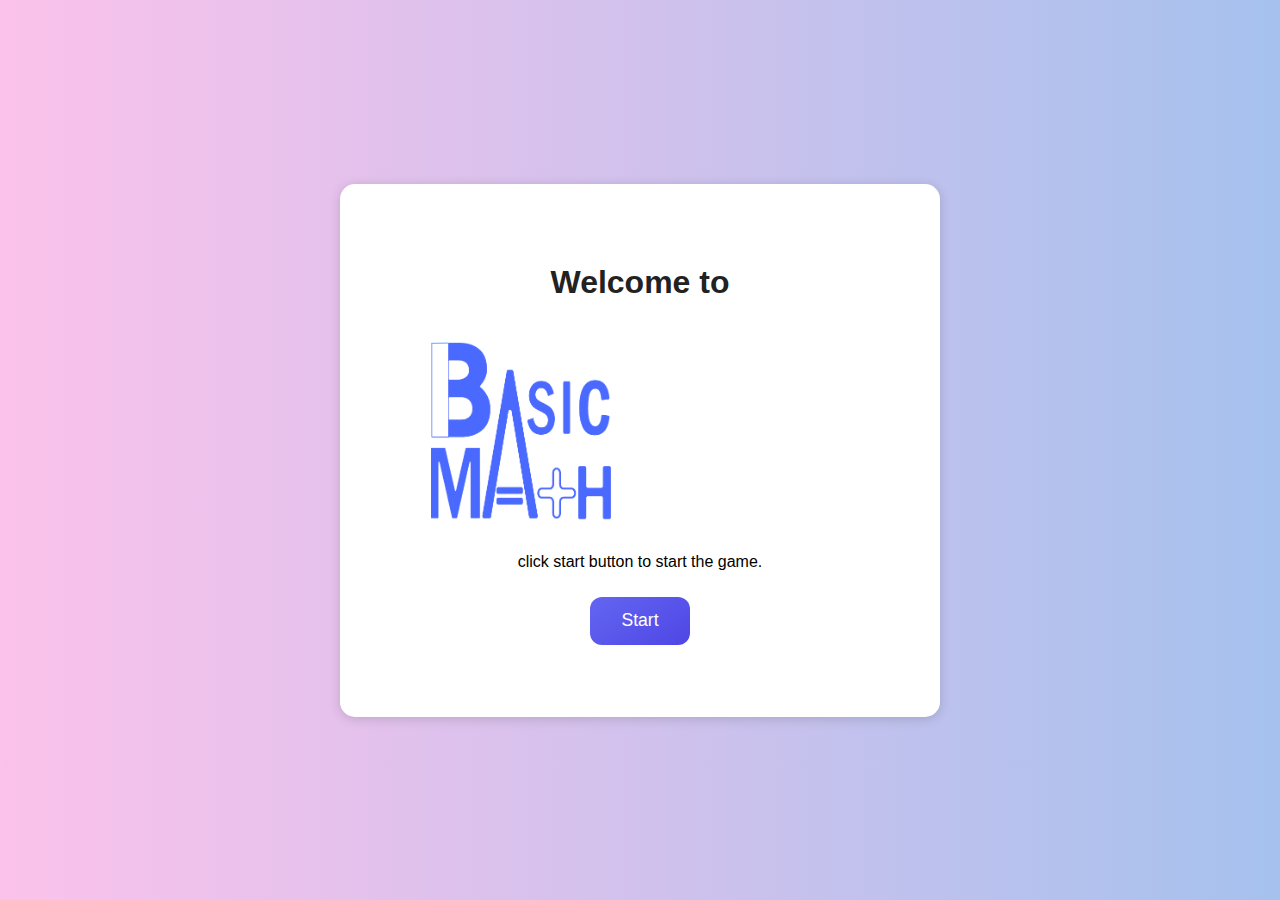
<file: index.html>
<!DOCTYPE html>
<html lang="en">
<head>
    <meta charset="UTF-8">
    <meta name="viewport" content="width=device-width, initial-scale=1.0">
    <link rel="stylesheet" href="welcome.css">
    <title>Math Game</title>
</head>
<body>
    <div class="game-container">
        <div id="welcomeScreen" class="screen">
            <div class="header">
                
                <h1>Welcome to</h1>
                <div class="logo">
                    <img src="assets/image/logogame-01.png" alt="Game Logo">
                </div>
                <p>click start button to start the game.</p>
            
            <div class="start-section">
                <button class="start-btn">
                    Start
                </button>
            </div>
        </div>
    </div>

    <script src="welcome.js"></script>
</body>
</html>
</file>
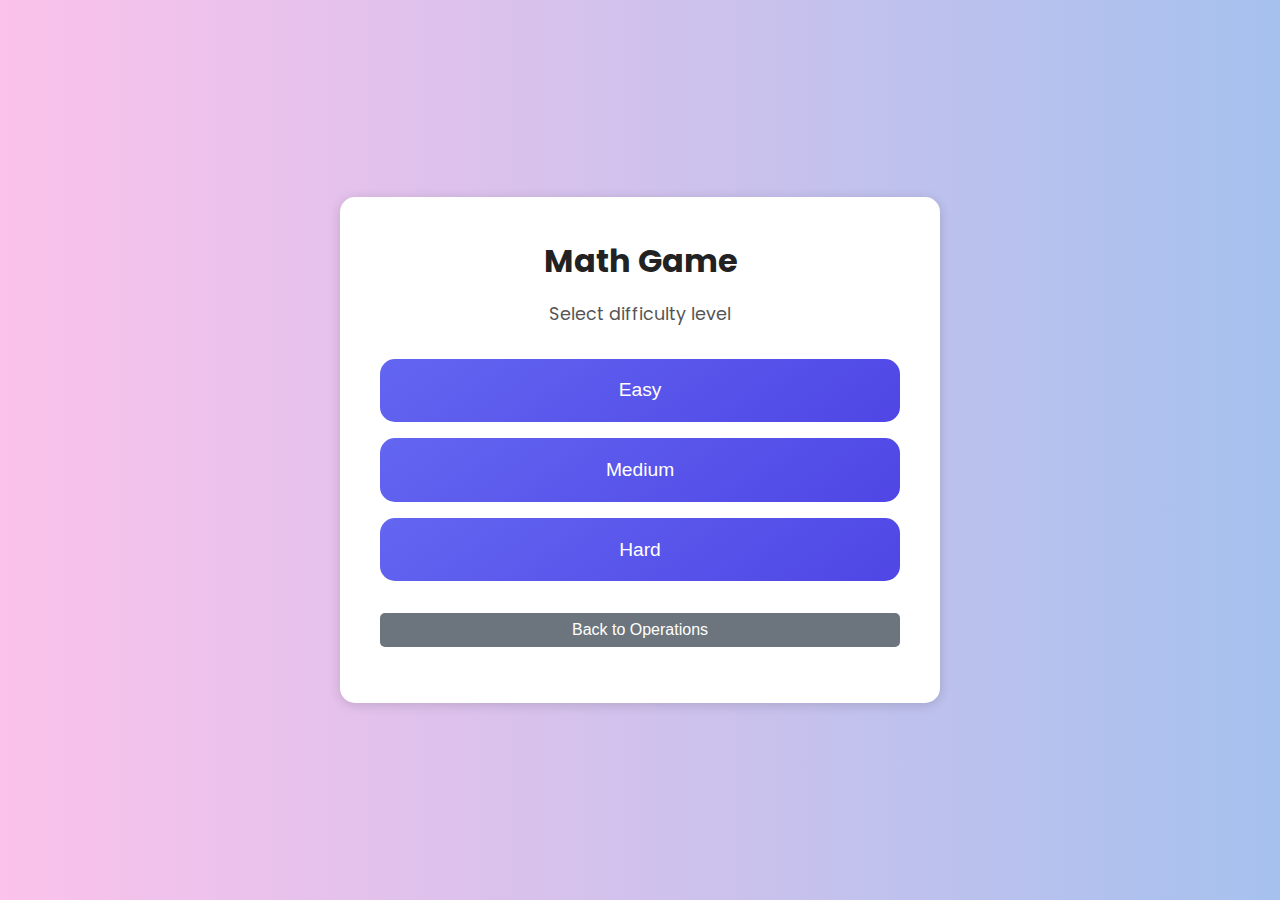
<file: difficulty.html>
<!DOCTYPE html>
<html lang="en">
<head>
    <meta charset="UTF-8">
    <meta name="viewport" content="width=device-width, initial-scale=1.0">
    <title>Math Game - Difficulty</title>
    <link href="https://fonts.googleapis.com/css2?family=Poppins:wght@400;600&display=swap" rel="stylesheet">
    <link rel="stylesheet" href="difficulty.css">
</head>
<body>
    <div class="game-container">
        <div id="difficultyScreen" class="screen">
            <div class="header">
                <h1>Math Game</h1>
                <p>Select difficulty level</p>
            </div>
            
            <div class="difficulty-selection">
                <button class="difficulty-btn" data-difficulty="easy">Easy</button>
                <button class="difficulty-btn" data-difficulty="medium">Medium</button>
                <button class="difficulty-btn" data-difficulty="hard">Hard</button>
            </div>
            
            <button id="backToOperation" class="secondary-btn">Back to Operations</button>
        </div>
    </div>
    <script src="difficulty.js"></script>
</body>
</html>
</file>
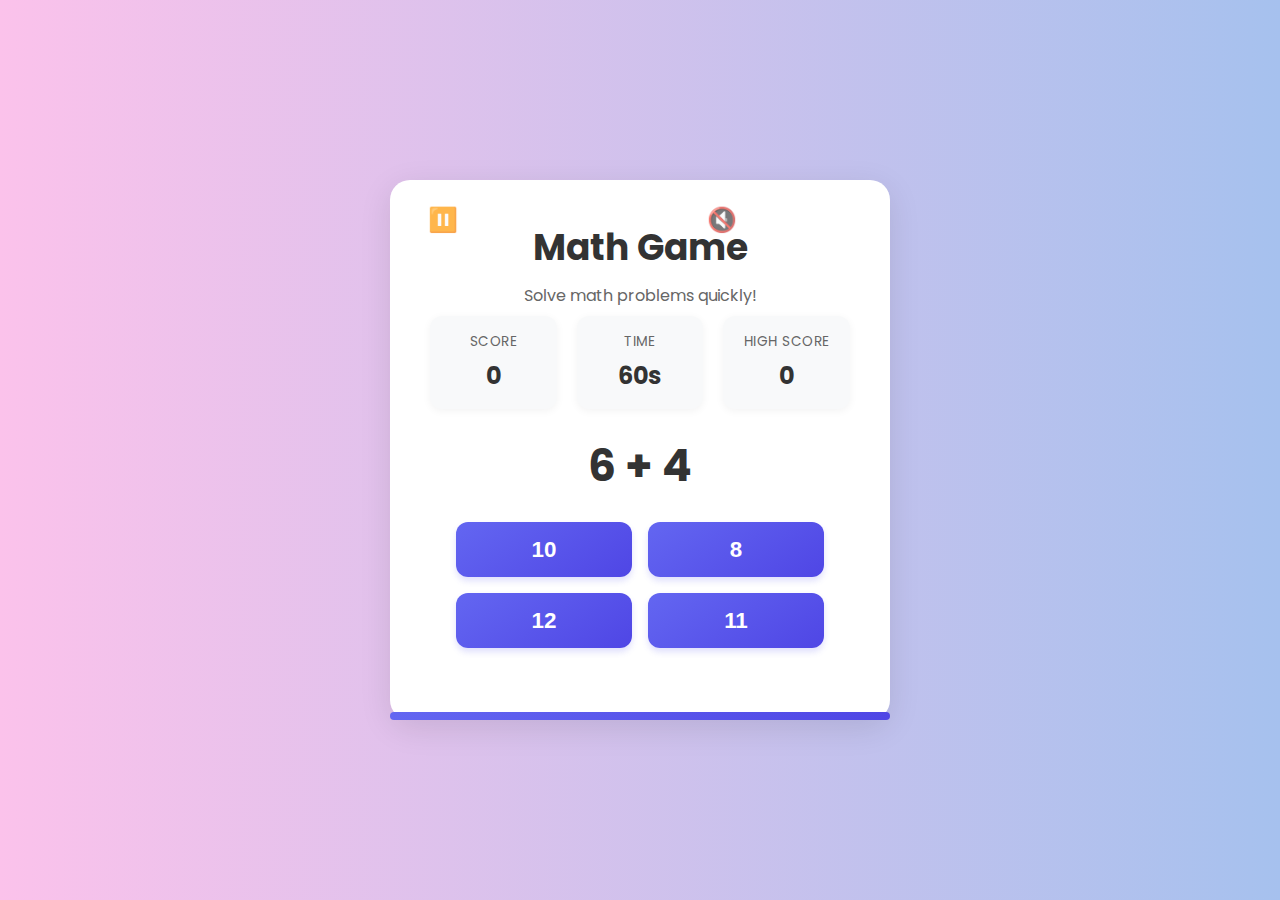
<file: gameplay.html>
<!DOCTYPE html>
<html lang="en">
<head>
    <meta charset="UTF-8">
    <meta name="viewport" content="width=device-width, initial-scale=1.0">
    <title>Math Game</title>
    <link href="https://fonts.googleapis.com/css2?family=Poppins:wght@400;600&display=swap" rel="stylesheet">
    <link rel="stylesheet" href="gameplay.css">
</head>
<body>
    <div class="game-container">
        <div id="gameScreen" class="screen">
            <div class="header">
                <h1>Math Game</h1>
                <p>Solve math problems quickly!</p>
            </div>
    
            <div class="stats">
                <div class="stat-card">
                    <div class="stat-label">Score</div>
                    <div id="score" class="stat-value">0</div>
                </div>
                <div class="stat-card">
                    <div class="stat-label">Time</div>
                    <div class="stat-value"><span id="time">60</span>s</div>
                </div>
                <div class="stat-card">
                    <div class="stat-label">High Score</div>
                    <div id="highScore" class="stat-value">0</div>
                </div>
            </div>
    
            <div class="problem-container">
                <div id="problem" class="problem"></div>
            </div>
    
            <div class="input-group">
                <div class="grid-answer-btn" id="answerbtn">
                    <button class="ansbtn">1</button>
                    <button class="ansbtn">2</button>
                    <button class="ansbtn">3</button>
                    <button class="ansbtn">4</button>
                </div>
            </div>
    
            <div class="game-controls">
                <button id="pauseBtn" class="control-btn">⏸️</button>
                <button id="soundBtn" class="control-btns">🔊</button>
            </div>
    
            <div id="message" class="message"></div>
        </div>

        <div class="progress-bar-container">
            <div id="progressBar" class="progress-bar"></div>
        </div>
    </div>
    <script src="gameplay.js"></script>
</body>
</html>
</file>
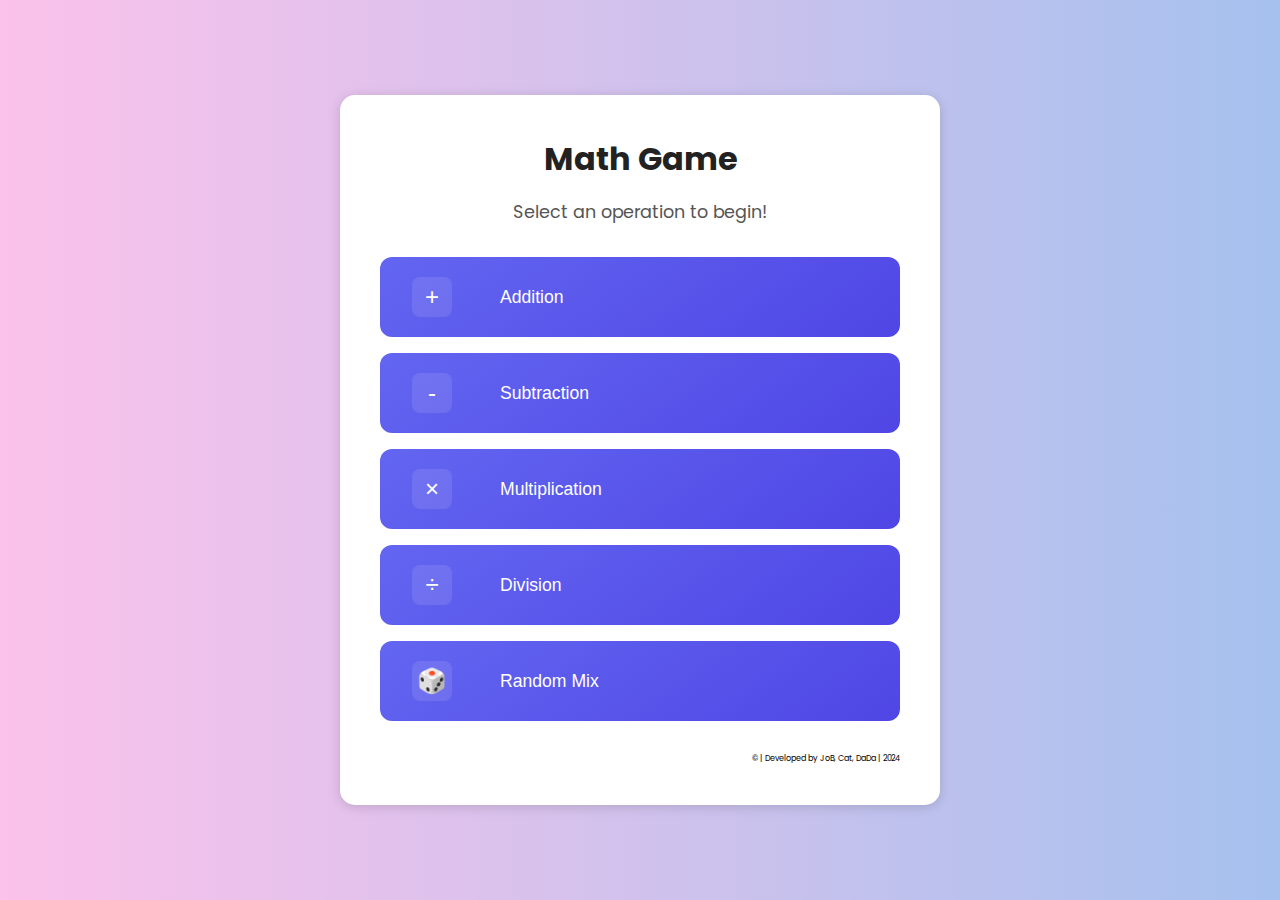
<file: operation.html>
<!DOCTYPE html>
<html lang="en">
<head>
    <meta charset="UTF-8">
    <meta name="viewport" content="width=device-width, initial-scale=1.0">
    <title>Math Game - Operations</title>
    <link href="https://fonts.googleapis.com/css2?family=Poppins:wght@400;600&display=swap" rel="stylesheet">
    <link rel="stylesheet" href="operation.css">
</head>
<body>
    <div class="game-container">
        <div id="operationScreen" class="screen">
            <div class="header">
                <h1>Math Game</h1>
                <p>Select an operation to begin!</p>
            </div>
            
            <div class="mode-selection">
                <button class="mode-btn" data-mode="addition"><span class="mode-icon">+</span>Addition</button>
                <button class="mode-btn" data-mode="subtraction"><span class="mode-icon">-</span>Subtraction</button>
                <button class="mode-btn" data-mode="multiplication"><span class="mode-icon">×</span>Multiplication</button>
                <button class="mode-btn" data-mode="division"><span class="mode-icon">÷</span>Division</button>
                <button class="mode-btn" data-mode="random"><span class="mode-icon">🎲</span>Random Mix</button>
            </div>
        </div>
        <p style="font-size: 8px; text-align: right;">&#169; | Developed by JoB, Cat, DaDa | 2024</p>
    </div>
    <script src="operation.js"></script>
</body>
</html>
</file>
<file: welcome.css>
* {
    margin: 0;
    padding: 0;
    box-sizing: border-box;
}

body {
    font-family: 'Poppins', sans-serif;
    background: linear-gradient(to right, #fbc2eb, #a6c1ee);
    min-height: 100vh;
    display: flex;
    justify-content: center;
    align-items: center;
}

.game-container {
    background-color: white;
    padding: 2.5rem;
    border-radius: 15px;
    box-shadow: 0 2px 12px rgba(0, 0, 0, 0.15);
    width: 90%;
    max-width: 600px;
}

.header {
    text-align: center;
    margin-bottom: 2rem;
}

.header h1 {
    margin-top: 2.5rem;
    margin-bottom: 2.5rem;
    color: #222;
}
.header p {
    margin-top: 2rem;
}

.start-section {
    margin-bottom: 2rem;
    margin-top: 10px;
    display: flex;
    align-items: center;
    justify-content: center;
    text-align: center;
    width: 100%;
}

.start-btn {
    display: flex;
    align-items: center; 
    justify-content: center; 
    width: 100px;
    height: 3rem;
    border-radius: 12px;
    background: linear-gradient(145deg, #6366f1, #4f46e5);
    color: white;
    font-size: 1.1rem;
    transition: all 0.3s ease;
    position: relative;
    border: none;
    margin-top: 1rem;
}


.start-btn:hover {
    transform: translateY(-3px);
    box-shadow: 0 5px 15px rgba(79, 70, 229, 0.3);
}

.start-btn:active {
    transform: translateY(-1px);
}

.logo {
    width: 250px;
    height: 180px;
    margin: 1rem;
}

.logo img{
    width: 100%;
    height: 100%;
    object-fit: contain;
}
</file>
<file: difficulty.css>
* {
    margin: 0;
    padding: 0;
    box-sizing: border-box;
}

body {
    font-family: 'Poppins', sans-serif;
    background: linear-gradient(to right, #fbc2eb, #a6c1ee);
    min-height: 100vh;
    display: flex;
    justify-content: center;
    align-items: center;
}

.game-container {
    background-color: white;
    padding: 2.5rem;
    border-radius: 15px;
    box-shadow: 0 2px 12px rgba(0, 0, 0, 0.15);
    width: 90%;
    max-width: 600px;
}

.header {
    text-align: center;
    margin-bottom: 2rem;
}

.header h1 {
    margin-bottom: 1rem;
    color: #222;
}

.header p {
    color: #555;
    font-size: 1.1rem;
}

.difficulty-selection {
    display: grid;
    gap: 1rem;
    margin-bottom: 2rem;
}

.difficulty-btn {
    background: linear-gradient(145deg, #6366f1, #4f46e5);
    padding: 1.3rem;
    font-size: 1.2rem;
    color: white;
    border: none;
    border-radius: 15px;
    cursor: pointer;
    transition: all 0.3s ease;
    position: relative;
    overflow: hidden;
}

.difficulty-btn:hover {
    transform: translateY(-3px);
    box-shadow: 0 5px 15px rgba(79, 70, 229, 0.3);
}

.difficulty-btn:active {
    transform: translateY(-1px);
}

.secondary-btn {
    width: 100%;
    background-color: #6c757d;
    margin-bottom: 1rem;
    padding: 0.5rem 1rem;
    font-size: 1rem;
    color: white;
    border: none;
    border-radius: 5px;
    cursor: pointer;
    transition: background-color 0.3s ease;
}

.secondary-btn:hover {
    background-color: #545b62;
}

@media (max-width: 480px) {
    .game-container {
        padding: 1rem;
    }

    .difficulty-btn {
        font-size: 1rem;
        padding: 0.8rem;
        border-radius: 0.4rem;
    }
}
</file>
<file: gameplay.css>
* {
    margin: 0;
    padding: 0;
    box-sizing: border-box;
}

body {
    font-family: 'Poppins', sans-serif;
    background: linear-gradient(to right, #fbc2eb, #a6c1ee);
    min-height: 100vh;
    display: flex;
    justify-content: center;
    align-items: center;
    padding: 1rem;
}

.game-container {
    background-color: white;
    padding: 2.5rem 2rem;
    border-radius: 20px;
    box-shadow: 0 8px 32px rgba(0, 0, 0, 0.1);
    width: 100%;
    max-width: 500px;
    position: relative;
    display: flex;
    flex-direction: column;
    gap: 1.5rem;
}

.header {
    text-align: center;
    margin-bottom: 0.5rem;
}

.header h1 {
    font-size: 2.25rem;
    color: #333;
    margin-bottom: 0.5rem;
}

.header p {
    color: #666;
    font-size: 1rem;
}

/* Stats section */
.stats {
    display: grid;
    grid-template-columns: repeat(3, 1fr);
    gap: 1.25rem;
    margin-bottom: 1.5rem;
    padding: 0 0.5rem;
}

.stat-card {
    background-color: #f8f9fa;
    padding: 1rem;
    border-radius: 12px;
    text-align: center;
    box-shadow: 0 2px 8px rgba(0, 0, 0, 0.05);
}

.stat-label {
    font-size: 0.85rem;
    color: #666;
    margin-bottom: 0.4rem;
    text-transform: uppercase;
    letter-spacing: 0.5px;
}

.stat-value {
    font-size: 1.5rem;
    font-weight: bold;
    color: #333;
}

/* Problem section */
.problem-container {
    text-align: center;
    margin: 1.5rem 0;
}

.problem {
    font-size: 2.75rem;
    font-weight: bold;
    color: #333;
    margin-bottom: 1.5rem;
    min-height: 3.5rem;
    display: flex;
    align-items: center;
    justify-content: center;
}

/* Game controls - Updated positioning */
.game-controls {
    position: absolute;
    top: 1.25rem;
    display: flex;
    gap: 0.75rem;
    z-index: 10;
    margin-top: 0rem;
}

.control-btn {
    background: none;
    border: none;
    font-size: 1.5rem;
    cursor: pointer;
    padding: 0.4rem;
    opacity: 0.7;
    transition: opacity 0.2s ease;
    display: flex;
    align-items: center;
    justify-content: center;
}

.control-btns {
    background: none;
    border: none;
    font-size: 1.5rem;
    cursor: pointer;
    padding: 0.4rem;
    opacity: 0.7;
    transition: opacity 0.2s ease;
    display: flex;
    align-items: center;
    justify-content: center;
    margin-left: 14rem;
}

.control-btn:hover {
    opacity: 1;
}

/* Answer buttons grid - Improved alignment */
.grid-answer-btn {
    display: grid;
    grid-template-columns: repeat(2, 1fr);
    gap: 1rem;
    padding: 0 1rem;
    margin: 0.5rem 0 2rem;
    max-width: 400px;
    margin-left: auto;
    margin-right: auto;
}

.ansbtn {
    background: linear-gradient(145deg, #6366f1, #4f46e5);
    color: white;
    font-size: 1.4rem;
    font-weight: 600;
    padding: 1rem;
    border-radius: 12px;
    border: none;
    cursor: pointer;
    transition: all 0.3s ease;
    height: 55px;
    display: flex;
    align-items: center;
    justify-content: center;
    box-shadow: 0 4px 6px rgba(99, 102, 241, 0.2);
}

.ansbtn:hover {
    transform: translateY(-2px);
    box-shadow: 0 6px 12px rgba(99, 102, 241, 0.3);
}

.ansbtn:active {
    transform: translateY(0);
}

/* Progress bar */
.progress-bar-container {
    width: 100%;
    height: 8px;
    background-color: #e9ecef;
    border-radius: 4px;
    overflow: hidden;
    position: absolute;
    bottom: 0;
    left: 0;
}

.progress-bar {
    height: 100%;
    background: linear-gradient(90deg, #6366f1, #4f46e5);
    transition: width 0.3s ease;
}

/* Message display */
.message {
    position: absolute;
    bottom: 1rem;
    left: 50%;
    transform: translateX(-50%);
    font-size: 0.8rem;
    font-weight: 50;
    min-height: 1.5rem;
    text-align: center;
    margin-bottom: 0.5rem;
}

.message.success {
    color: #10b981;
}

.message.error {
    color: #ef4444;
}

/* Game Over Dialog - Updated sizing and layout */
.game-over-dialog {
    position: fixed;
    top: 50%;
    left: 50%;
    transform: translate(-50%, -50%) scale(0.9);
    background: white;
    padding: 2rem;
    border-radius: 15px;
    box-shadow: 0 5px 30px rgba(0, 0, 0, 0.2);
    text-align: center;
    opacity: 0;
    transition: all 0.3s ease;
    z-index: 1000;
    width: 90%;
    max-width: 360px;
}

.game-over-dialog.visible {
    opacity: 1;
    transform: translate(-50%, -50%) scale(1);
}

.game-over-dialog h2 {
    color: #333;
    margin-bottom: 1.25rem;
    font-size: 1.6rem;
}

.stats-grid {
    display: grid;
    grid-template-columns: repeat(2, 1fr);
    gap: 1rem;
    margin: 1.5rem 0;
}

.stat-item {
    background: #f8f9fa;
    padding: 1rem;
    border-radius: 12px;
    text-align: center;
}

.stat-item .label {
    color: #666;
    font-size: 0.85rem;
    margin-bottom: 0.4rem;
    display: block;
}

.stat-item .value {
    font-size: 1.3rem;
    font-weight: bold;
    color: #333;
    display: block;
}

.button-group {
    display: flex;
    gap: 1rem;
    justify-content: center;
    margin-top: 1.5rem;
}

.button-group button {
    padding: 0.75rem 1.5rem;
    font-size: 1rem;
    border-radius: 8px;
    transition: all 0.3s ease;
    min-width: 120px;
    background: #6366f1;
    color: white;
    border: none;
    cursor: pointer;
}

.button-group button:hover {
    background: #4f46e5;
    transform: translateY(-1px);
}

/* Pause Dialog */
.pause-dialog {
    position: fixed;
    top: 50%;
    left: 50%;
    transform: translate(-50%, -50%) scale(0.9);
    background: white;
    padding: 2rem;
    border-radius: 15px;
    box-shadow: 0 8px 32px rgba(0, 0, 0, 0.1);
    text-align: center;
    opacity: 0;
    transition: all 0.3s ease;
    z-index: 1000;
    width: 90%;
    max-width: 340px;
}

.pause-dialog.visible {
    opacity: 1;
    transform: translate(-50%, -50%) scale(1);
}

/* Responsive Design */
@media (max-width: 480px) {
    .game-container {
        padding: 2rem 1.25rem;
    }

    .header h1 {
        font-size: 1.75rem;
    }

    .problem {
        font-size: 2.25rem;
    }

    .grid-answer-btn {
        gap: 0.75rem;
        padding: 0 0.5rem;
    }

    .ansbtn {
        font-size: 1.25rem;
        padding: 0.75rem;
        height: 50px;
    }

    .stats {
        gap: 0.75rem;
    }

    .stat-value {
        font-size: 1.25rem;
    }

    .game-over-dialog {
        padding: 1.5rem;
    }

    .stat-item .value {
        font-size: 1.2rem;
    }
}

/* Animation for wrong answers */
@keyframes shake {
    0%, 100% { transform: translateX(0); }
    25% { transform: translateX(-8px); }
    75% { transform: translateX(8px); }
}

.shake {
    animation: shake 0.5s cubic-bezier(0.36, 0.07, 0.19, 0.97) both;
}
</file>
<file: operation.css>
* {
    margin: 0;
    padding: 0;
    box-sizing: border-box;
}

body {
    font-family: 'Poppins', sans-serif;
    background: linear-gradient(to right, #fbc2eb, #a6c1ee);
    min-height: 100vh;
    display: flex;
    justify-content: center;
    align-items: center;
}

.game-container {
    background-color: white;
    padding: 2.5rem;
    border-radius: 15px;
    box-shadow: 0 2px 12px rgba(0, 0, 0, 0.15);
    width: 90%;
    max-width: 600px;
}

.header {
    text-align: center;
    margin-bottom: 2rem;
}

.header h1 {
    margin-bottom: 1rem;
    color: #222;
}

.header p {
    color: #555;
    font-size: 1.1rem;
}

.mode-selection {
    display: grid;
    gap: 1rem;
    margin-bottom: 2rem;
}

.mode-btn {
    display: flex;
    align-items: center; /* Center icon and text vertically */
    justify-content: flex-start; /* Align items to the left */
    width: 100%;
    padding: 1.25rem 2rem;
    border-radius: 12px;
    background: linear-gradient(145deg, #6366f1, #4f46e5);
    color: white;
    font-size: 1.1rem;
    transition: all 0.3s ease;
    position: relative;
    border: none;
    overflow: hidden;
}

.mode-btn:hover {
    transform: translateY(-3px);
    box-shadow: 0 5px 15px rgba(79, 70, 229, 0.3);
}

.mode-btn:active {
    transform: translateY(-1px);
}

.mode-icon {
    font-size: 1.5rem;
    margin-right: 3rem;
    width: 40px;
    height: 40px;
    display: flex;
    align-items: center;
    justify-content: center;
    background: rgba(255, 255, 255, 0.1);
    border-radius: 8px;
}

@media (max-width: 480px) {
    .game-container {
        padding: 1rem;
    }

    .mode-btn {
        font-size: 1rem;
        padding: 0.8rem;
    }

    .mode-icon{
        margin-right: 6rem;
    }
}
</file>
